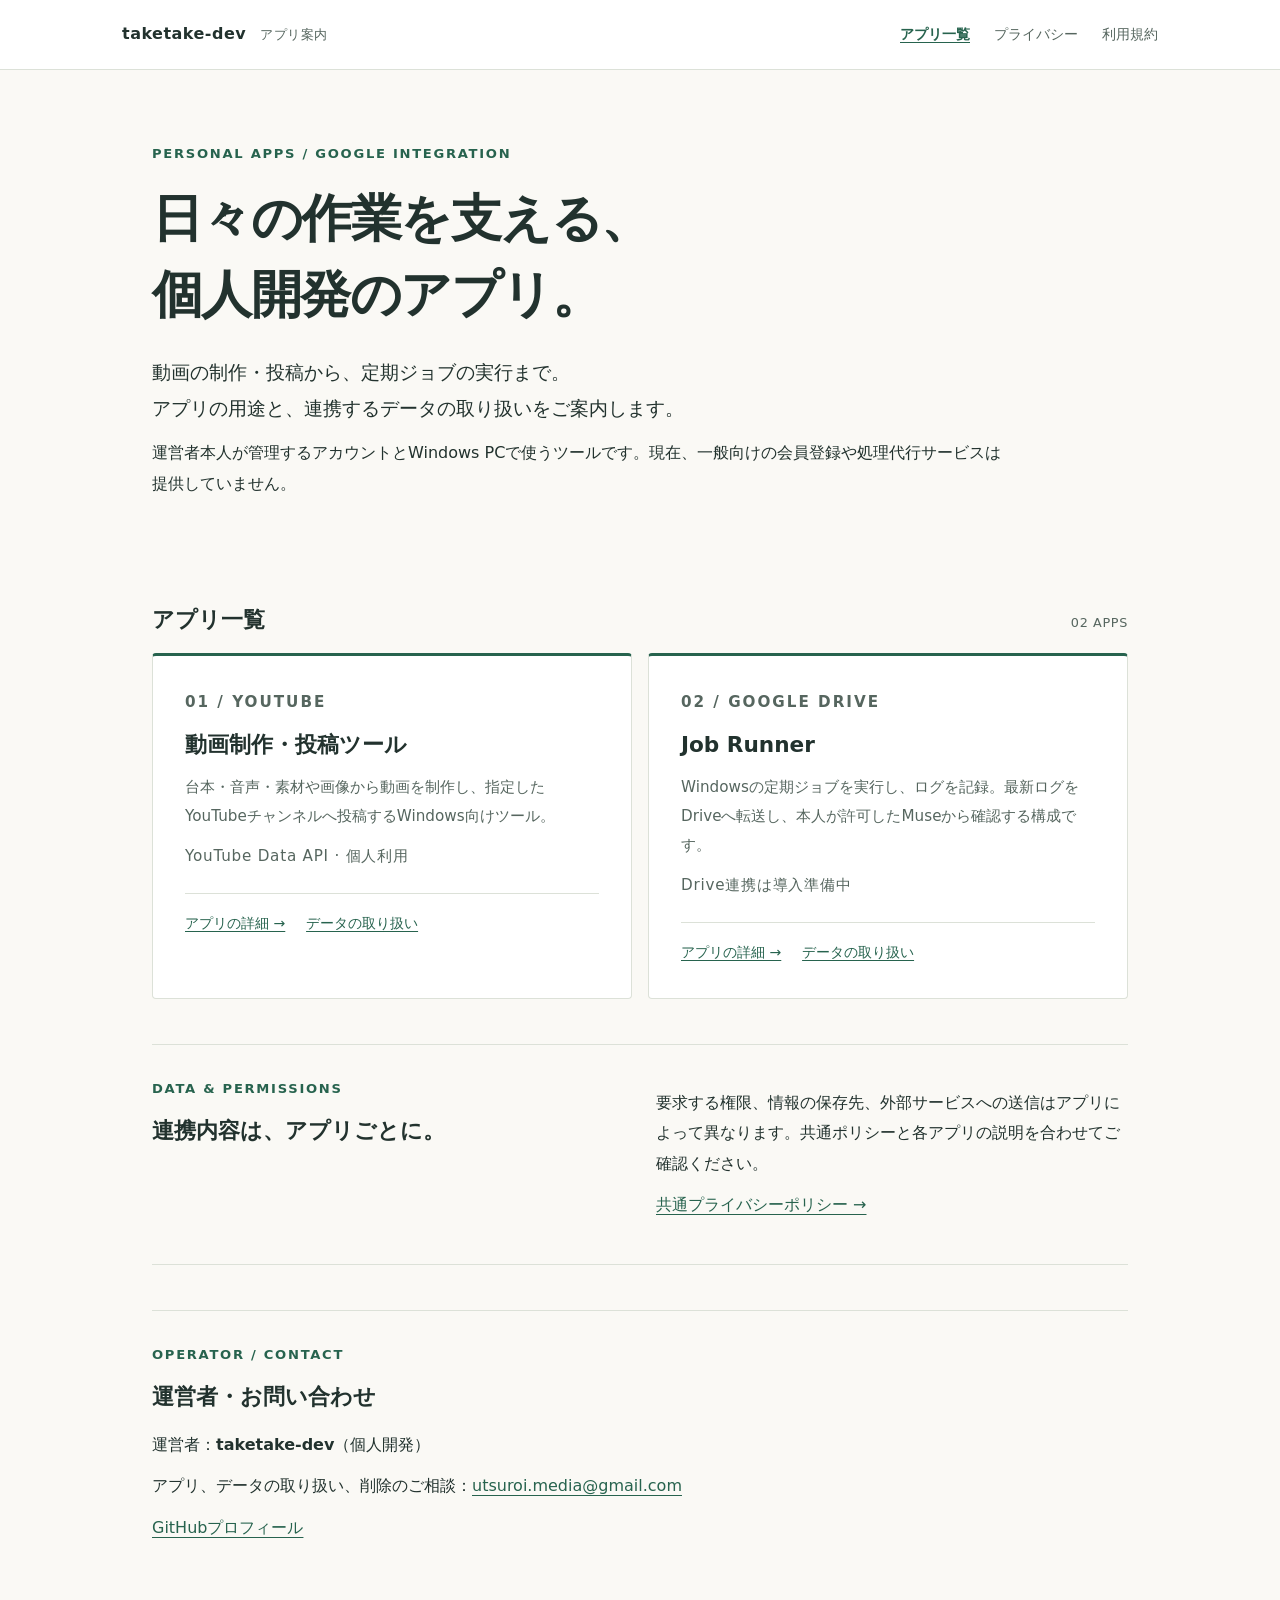
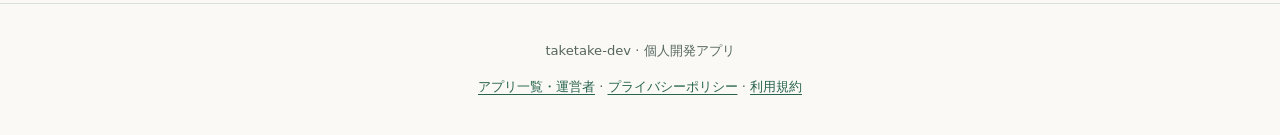
<file: index.html>
<!doctype html>
<html lang="ja">
<head>
  <meta charset="utf-8">
  <meta name="viewport" content="width=device-width, initial-scale=1">
  <meta name="description" content="taketake-devの個人開発アプリ一覧。動画制作・投稿ツールとJob Runnerの用途、Google連携、データの取り扱いをご案内します。">
  <title>個人開発アプリとGoogle連携 | taketake-dev アプリ案内</title>
  <link rel="stylesheet" href="styles.css">
</head>
<body>
  <a class="skip-link" href="#main">本文へ移動</a>
  <header class="site-header"><div class="header-inner">
    <a class="brand" href="index.html">taketake-dev <span>アプリ案内</span></a>
    <nav aria-label="メインナビゲーション"><a href="index.html" aria-current="page">アプリ一覧</a><a href="privacy.html">プライバシー</a><a href="terms.html">利用規約</a></nav>
  </div></header>
  <main id="main" class="home">

<section class="hero"><p class="eyebrow">PERSONAL APPS / GOOGLE INTEGRATION</p><h1>日々の作業を支える、<br>個人開発のアプリ。</h1><p class="lead">動画の制作・投稿から、定期ジョブの実行まで。<br>アプリの用途と、連携するデータの取り扱いをご案内します。</p><p>運営者本人が管理するアカウントとWindows PCで使うツールです。現在、一般向けの会員登録や処理代行サービスは提供していません。</p></section>
<section aria-labelledby="apps"><div class="section-heading"><h2 id="apps">アプリ一覧</h2><span>02 APPS</span></div><div class="cards app-cards">
<article class="card"><p class="eyebrow">01 / YOUTUBE</p><h3><a href="apps/video-publishing/">動画制作・投稿ツール</a></h3><p>台本・音声・素材や画像から動画を制作し、指定したYouTubeチャンネルへ投稿するWindows向けツール。</p><p class="tag">YouTube Data API · 個人利用</p><div class="card-links"><a href="apps/video-publishing/">アプリの詳細 →</a><a href="apps/video-publishing/privacy.html">データの取り扱い</a></div></article>
<article class="card"><p class="eyebrow">02 / GOOGLE DRIVE</p><h3><a href="apps/job-runner/">Job Runner</a></h3><p>Windowsの定期ジョブを実行し、ログを記録。最新ログをDriveへ転送し、本人が許可したMuseから確認する構成です。</p><p class="tag">Drive連携は導入準備中</p><div class="card-links"><a href="apps/job-runner/">アプリの詳細 →</a><a href="apps/job-runner/privacy.html">データの取り扱い</a></div></article></div></section>
<section class="principle-grid"><div><p class="eyebrow">DATA & PERMISSIONS</p><h2>連携内容は、アプリごとに。</h2></div><div><p>要求する権限、情報の保存先、外部サービスへの送信はアプリによって異なります。共通ポリシーと各アプリの説明を合わせてご確認ください。</p><p><a href="privacy.html">共通プライバシーポリシー →</a></p></div></section>
<section class="contact" id="operator"><p class="eyebrow">OPERATOR / CONTACT</p><h2>運営者・お問い合わせ</h2><p>運営者：<strong>taketake-dev</strong>（個人開発）</p><p>アプリ、データの取り扱い、削除のご相談：<a href="mailto:utsuroi.media@gmail.com">utsuroi.media@gmail.com</a></p><p><a href="https://github.com/taketake-dev">GitHubプロフィール</a></p></section>
  </main>
  <footer><p>taketake-dev · 個人開発アプリ</p><p><a href="index.html">アプリ一覧・運営者</a> · <a href="privacy.html">プライバシーポリシー</a> · <a href="terms.html">利用規約</a></p></footer>
</body>
</html>
</file>
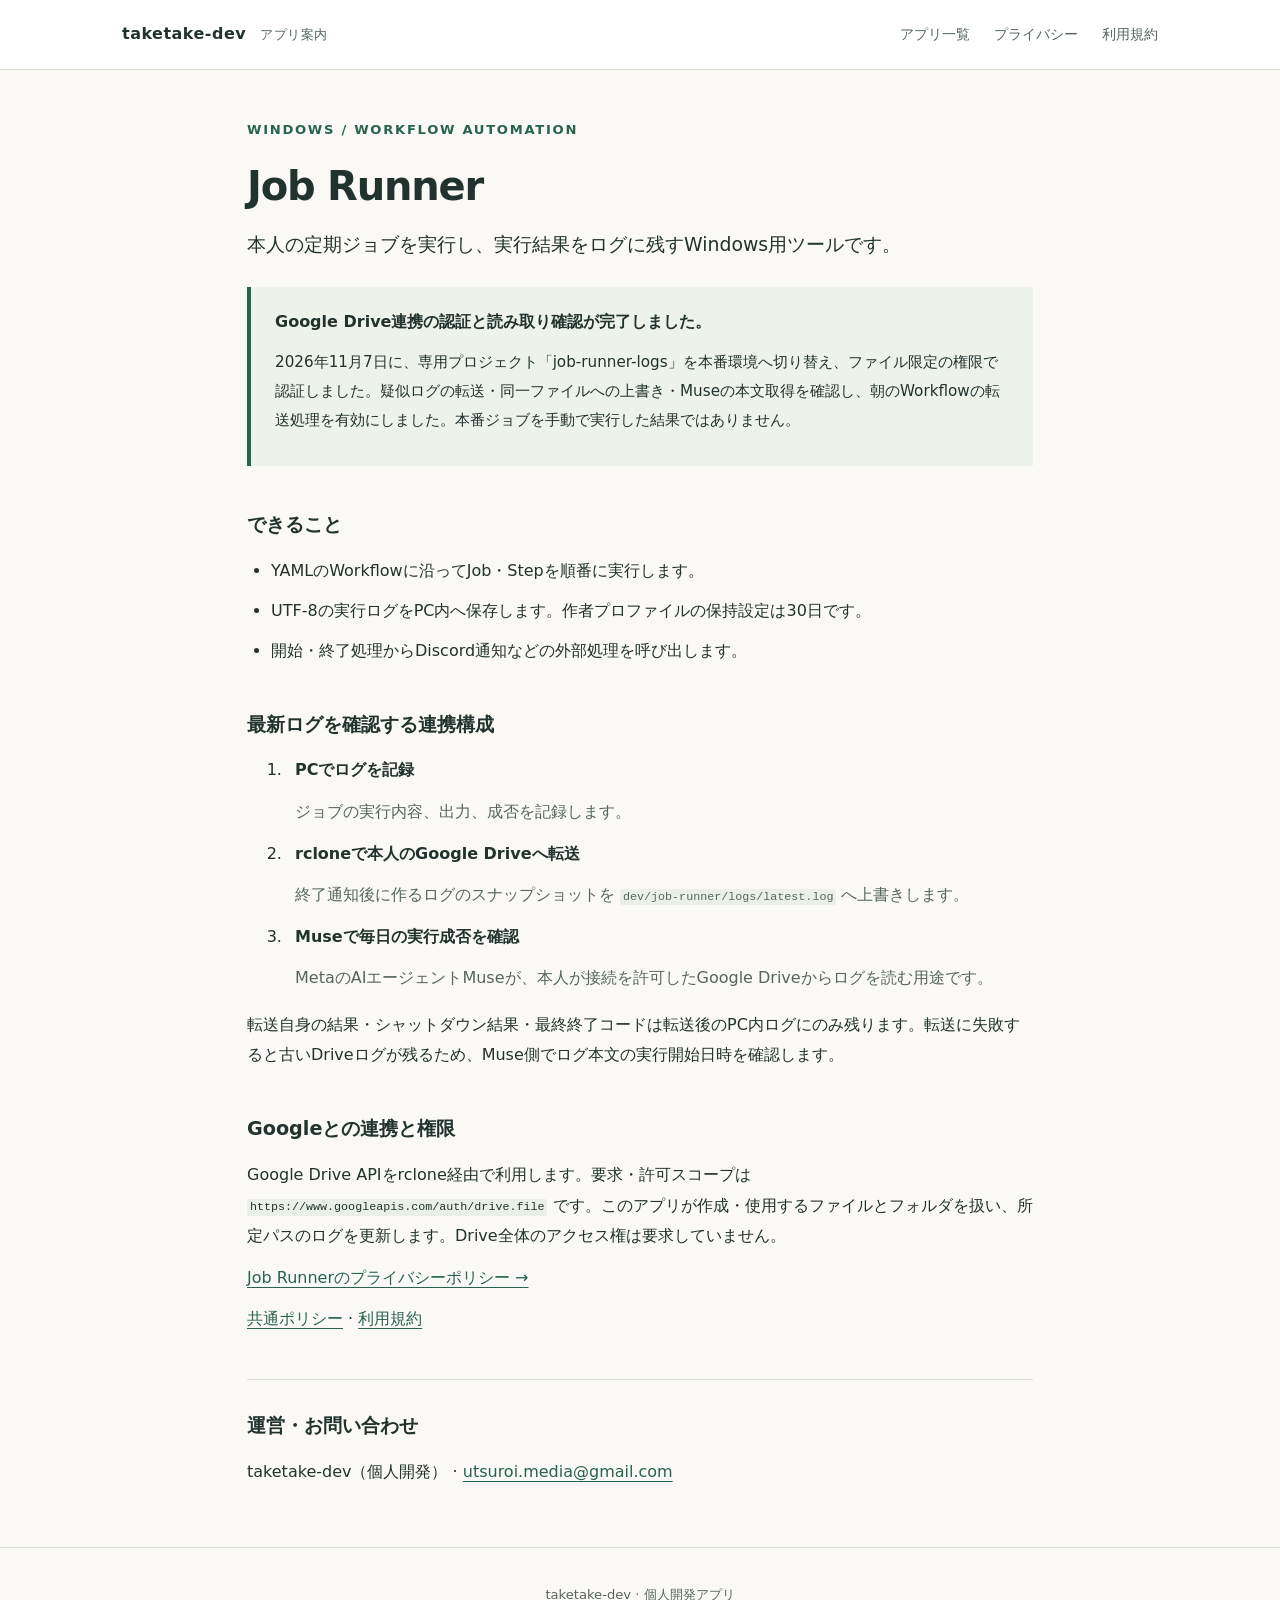
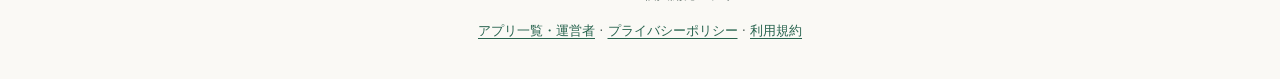
<file: apps/job-runner/index.html>
<!doctype html>
<html lang="ja">
<head>
  <meta charset="utf-8">
  <meta name="viewport" content="width=device-width, initial-scale=1">
  <meta name="description" content="Windowsの定期ジョブとログ記録。Google Driveへの最新ログ転送、Museの確認、Discord通知を説明します。">
  <title>Job Runner | taketake-dev アプリ案内</title>
  <link rel="stylesheet" href="../../styles.css">
</head>
<body>
  <a class="skip-link" href="#main">本文へ移動</a>
  <header class="site-header"><div class="header-inner">
    <a class="brand" href="../../index.html">taketake-dev <span>アプリ案内</span></a>
    <nav aria-label="メインナビゲーション"><a href="../../index.html">アプリ一覧</a><a href="../../privacy.html">プライバシー</a><a href="../../terms.html">利用規約</a></nav>
  </div></header>
  <main id="main" class="document">

<p class="eyebrow">WINDOWS / WORKFLOW AUTOMATION</p><h1>Job Runner</h1><p class="lead">本人の定期ジョブを実行し、実行結果をログに残すWindows用ツールです。</p>
<div class="notice"><strong>Google Drive連携の認証と読み取り確認が完了しました。</strong><p>2026年11月7日に、専用プロジェクト「job-runner-logs」を本番環境へ切り替え、ファイル限定の権限で認証しました。疑似ログの転送・同一ファイルへの上書き・Museの本文取得を確認し、朝のWorkflowの転送処理を有効にしました。本番ジョブを手動で実行した結果ではありません。</p></div>
<section><h2>できること</h2><ul><li>YAMLのWorkflowに沿ってJob・Stepを順番に実行します。</li><li>UTF-8の実行ログをPC内へ保存します。作者プロファイルの保持設定は30日です。</li><li>開始・終了処理からDiscord通知などの外部処理を呼び出します。</li></ul></section>
<section><h2>最新ログを確認する連携構成</h2><ol class="flow"><li><strong>PCでログを記録</strong><p>ジョブの実行内容、出力、成否を記録します。</p></li><li><strong>rcloneで本人のGoogle Driveへ転送</strong><p>終了通知後に作るログのスナップショットを <code>dev/job-runner/logs/latest.log</code> へ上書きします。</p></li><li><strong>Museで毎日の実行成否を確認</strong><p>MetaのAIエージェントMuseが、本人が接続を許可したGoogle Driveからログを読む用途です。</p></li></ol><p>転送自身の結果・シャットダウン結果・最終終了コードは転送後のPC内ログにのみ残ります。転送に失敗すると古いDriveログが残るため、Muse側でログ本文の実行開始日時を確認します。</p></section>
<section><h2>Googleとの連携と権限</h2><p>Google Drive APIをrclone経由で利用します。要求・許可スコープは <code>https://www.googleapis.com/auth/drive.file</code> です。このアプリが作成・使用するファイルとフォルダを扱い、所定パスのログを更新します。Drive全体のアクセス権は要求していません。</p><p><a href="privacy.html">Job Runnerのプライバシーポリシー →</a></p><p><a href="../../privacy.html">共通ポリシー</a> · <a href="../../terms.html">利用規約</a></p></section>
<section class="contact"><h2>運営・お問い合わせ</h2><p>taketake-dev（個人開発） · <a href="mailto:utsuroi.media@gmail.com">utsuroi.media@gmail.com</a></p></section>
  </main>
  <footer><p>taketake-dev · 個人開発アプリ</p><p><a href="../../index.html">アプリ一覧・運営者</a> · <a href="../../privacy.html">プライバシーポリシー</a> · <a href="../../terms.html">利用規約</a></p></footer>
</body>
</html>
</file>
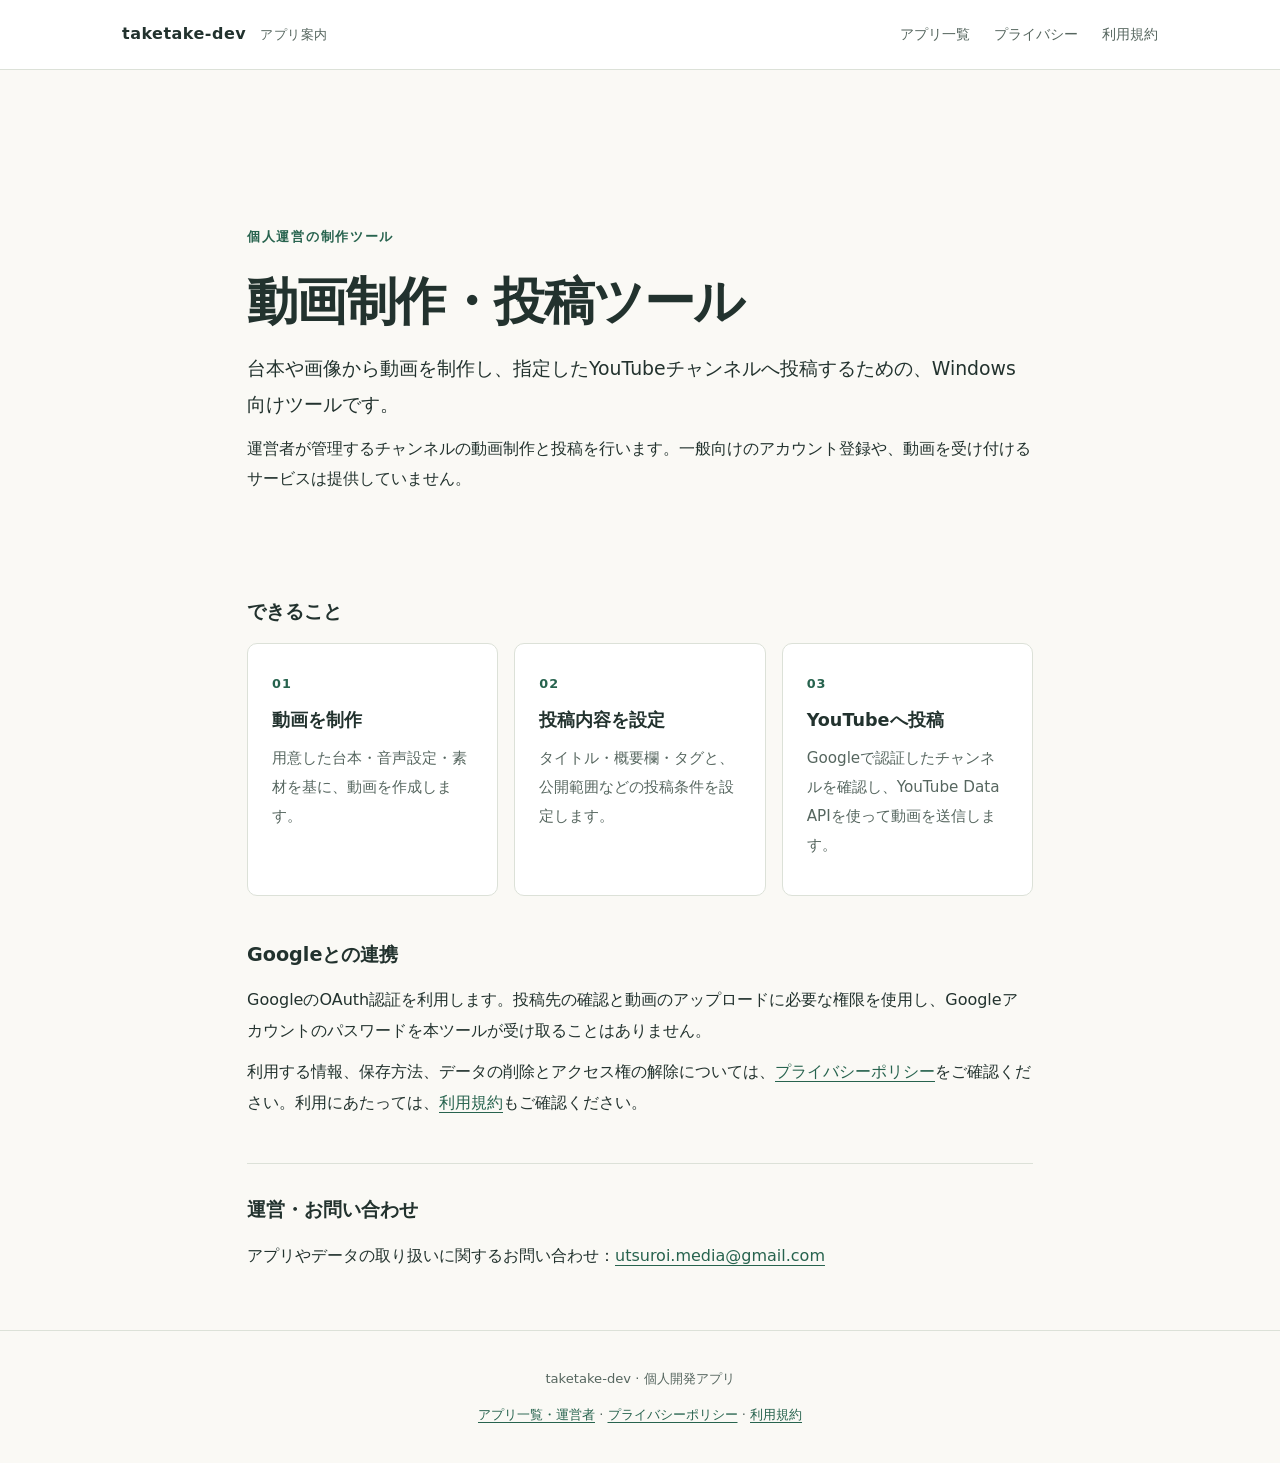
<file: apps/video-publishing/index.html>
<!doctype html>
<html lang="ja">
<head>
  <meta charset="utf-8">
  <meta name="viewport" content="width=device-width, initial-scale=1">
  <meta name="description" content="Windows向け動画制作・投稿ツール。YouTube連携の用途とデータ取り扱いを説明します。">
  <title>動画制作・投稿ツール | taketake-dev アプリ案内</title>
  <link rel="stylesheet" href="../../styles.css">
</head>
<body>
  <a class="skip-link" href="#main">本文へ移動</a>
  <header class="site-header"><div class="header-inner">
    <a class="brand" href="../../index.html">taketake-dev <span>アプリ案内</span></a>
    <nav aria-label="メインナビゲーション"><a href="../../index.html">アプリ一覧</a><a href="../../privacy.html">プライバシー</a><a href="../../terms.html">利用規約</a></nav>
  </div></header>
  <main id="main" class="document">
    <section class="hero" aria-labelledby="app-title">
      <p class="eyebrow">個人運営の制作ツール</p>
      <h1 id="app-title">動画制作・投稿ツール</h1>
      <p class="lead">台本や画像から動画を制作し、指定したYouTubeチャンネルへ投稿するための、Windows向けツールです。</p>
      <p>運営者が管理するチャンネルの動画制作と投稿を行います。一般向けのアカウント登録や、動画を受け付けるサービスは提供していません。</p>
    </section>
    <section aria-labelledby="features">
      <h2 id="features">できること</h2>
      <div class="cards">
        <article class="card"><span class="step">01</span><h3>動画を制作</h3><p>用意した台本・音声設定・素材を基に、動画を作成します。</p></article>
        <article class="card"><span class="step">02</span><h3>投稿内容を設定</h3><p>タイトル・概要欄・タグと、公開範囲などの投稿条件を設定します。</p></article>
        <article class="card"><span class="step">03</span><h3>YouTubeへ投稿</h3><p>Googleで認証したチャンネルを確認し、YouTube Data APIを使って動画を送信します。</p></article>
      </div>
    </section>
    <section aria-labelledby="data">
      <h2 id="data">Googleとの連携</h2>
      <p>GoogleのOAuth認証を利用します。投稿先の確認と動画のアップロードに必要な権限を使用し、Googleアカウントのパスワードを本ツールが受け取ることはありません。</p>
      <p>利用する情報、保存方法、データの削除とアクセス権の解除については、<a href="privacy.html">プライバシーポリシー</a>をご確認ください。利用にあたっては、<a href="../../terms.html">利用規約</a>もご確認ください。</p>
    </section>
    <section class="contact" aria-labelledby="contact">
      <h2 id="contact">運営・お問い合わせ</h2>
      <p>アプリやデータの取り扱いに関するお問い合わせ：<a href="mailto:utsuroi.media@gmail.com">utsuroi.media@gmail.com</a></p>
    </section>

  </main>
  <footer><p>taketake-dev · 個人開発アプリ</p><p><a href="../../index.html">アプリ一覧・運営者</a> · <a href="../../privacy.html">プライバシーポリシー</a> · <a href="../../terms.html">利用規約</a></p></footer>
</body>
</html>
</file>
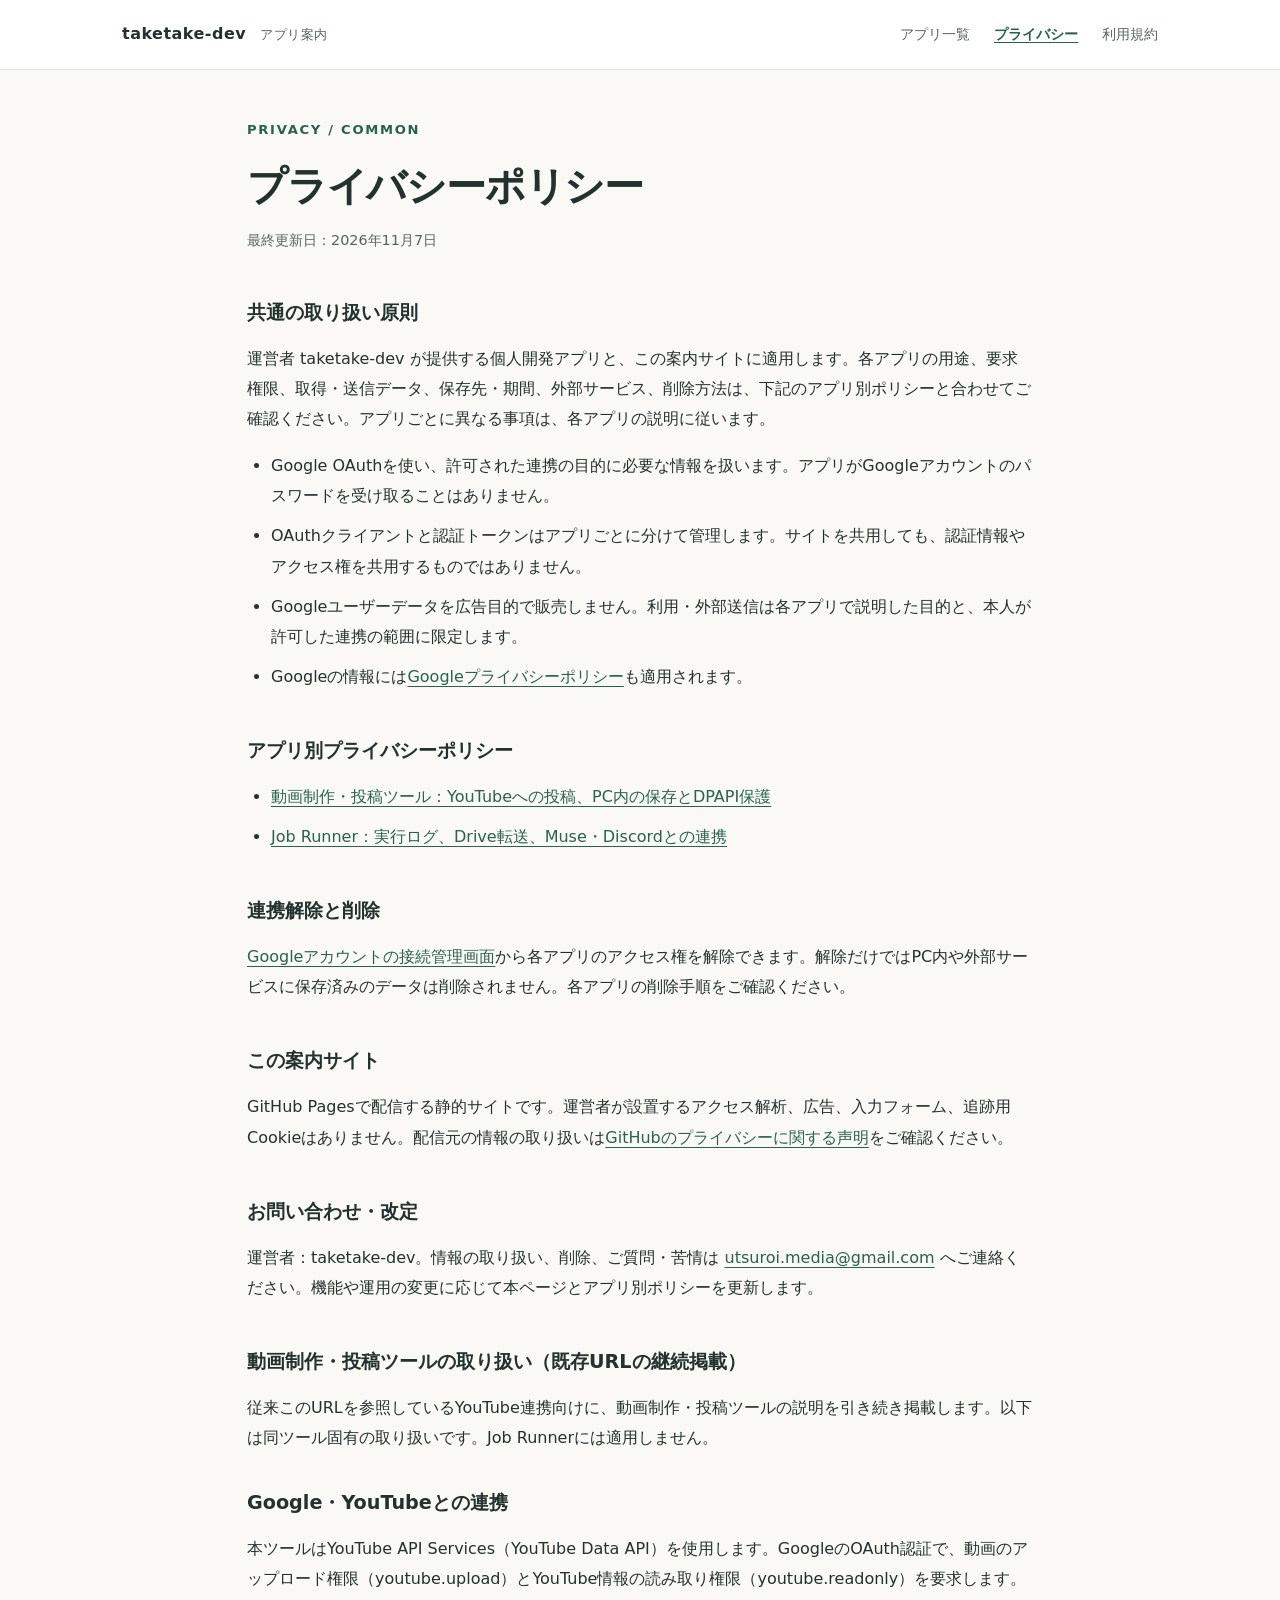
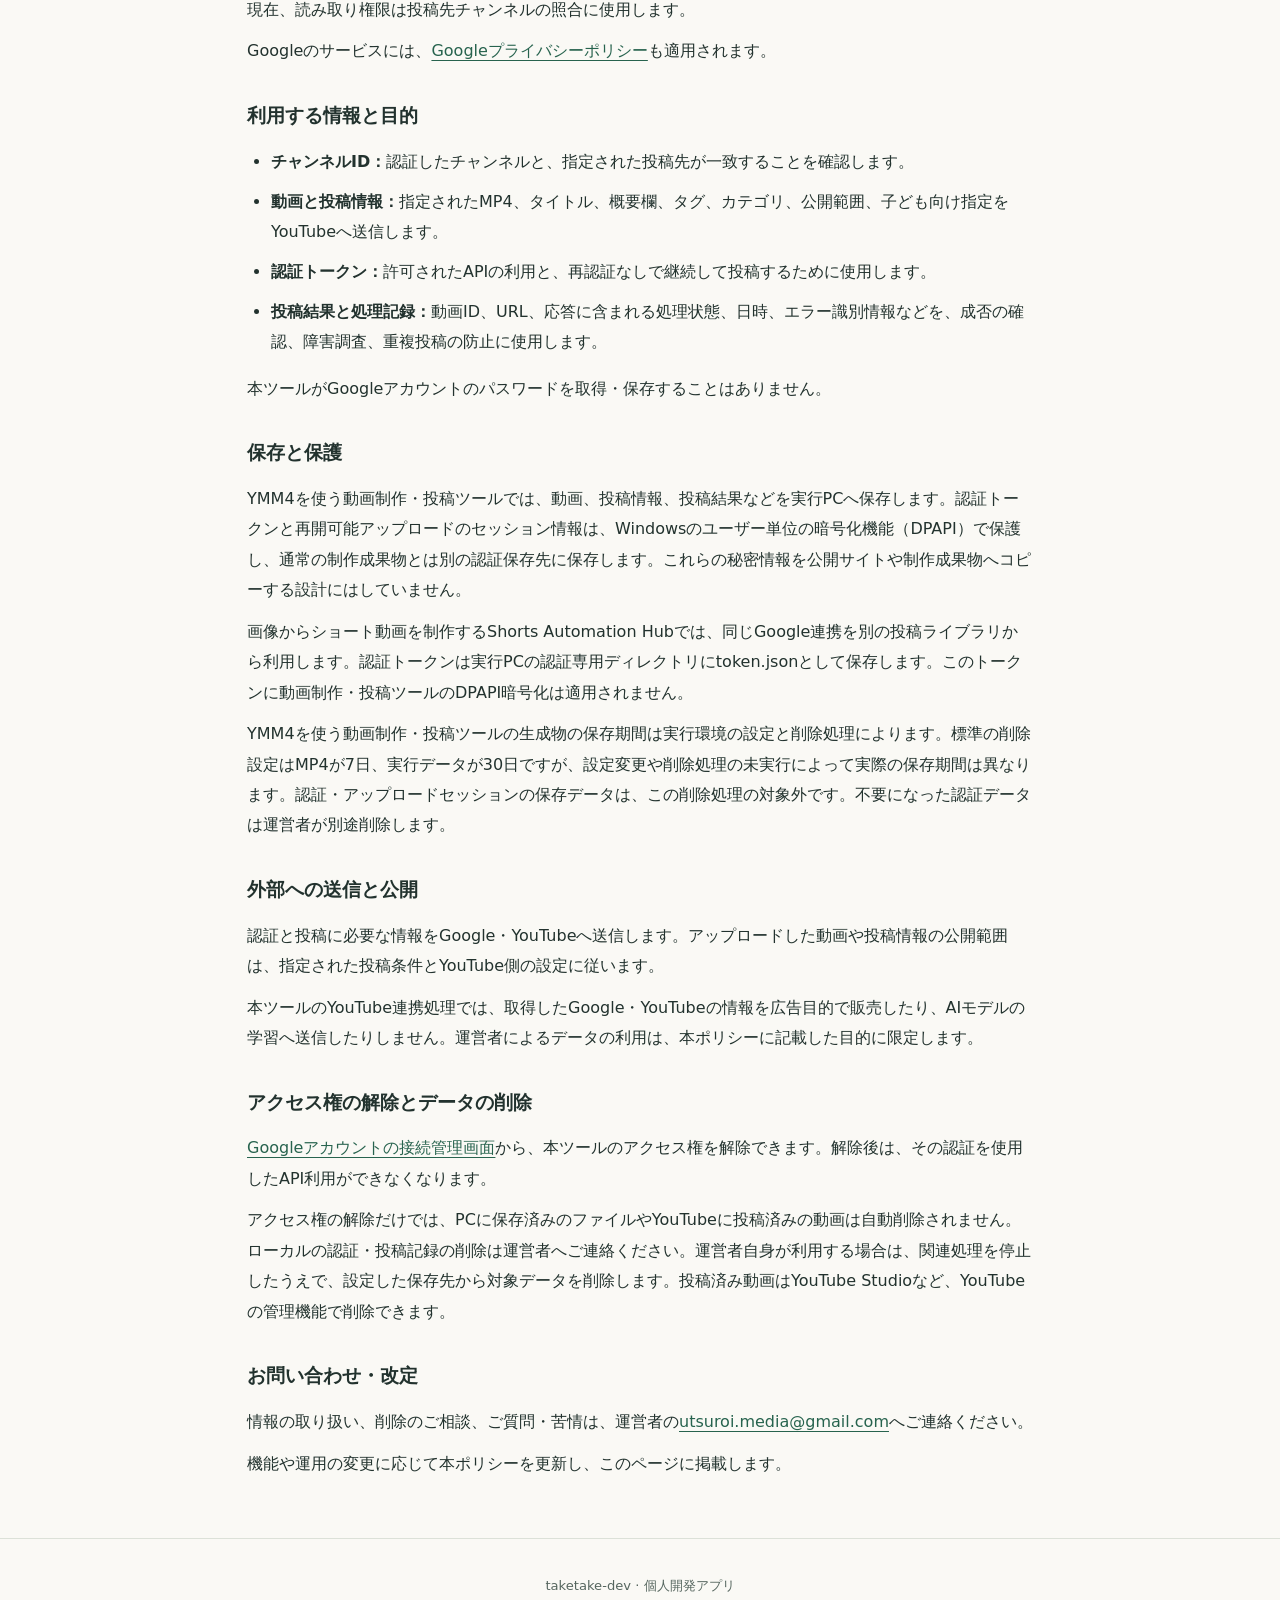
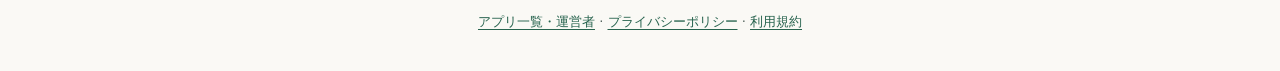
<file: privacy.html>
<!doctype html>
<html lang="ja">
<head>
  <meta charset="utf-8">
  <meta name="viewport" content="width=device-width, initial-scale=1">
  <meta name="description" content="共通原則とアプリ別ポリシー。既存の動画制作・投稿ツールのYouTubeデータ取り扱いも掲載しています。">
  <title>共通プライバシーポリシー | taketake-dev アプリ案内</title>
  <link rel="stylesheet" href="styles.css">
</head>
<body>
  <a class="skip-link" href="#main">本文へ移動</a>
  <header class="site-header"><div class="header-inner">
    <a class="brand" href="index.html">taketake-dev <span>アプリ案内</span></a>
    <nav aria-label="メインナビゲーション"><a href="index.html">アプリ一覧</a><a href="privacy.html" aria-current="page">プライバシー</a><a href="terms.html">利用規約</a></nav>
  </div></header>
  <main id="main" class="document">
<p class="eyebrow">PRIVACY / COMMON</p><h1>プライバシーポリシー</h1><p class="updated">最終更新日：<time datetime="2026-11-07">2026年11月7日</time></p><section id="principles"><h2>共通の取り扱い原則</h2>
<p>運営者 taketake-dev が提供する個人開発アプリと、この案内サイトに適用します。各アプリの用途、要求権限、取得・送信データ、保存先・期間、外部サービス、削除方法は、下記のアプリ別ポリシーと合わせてご確認ください。アプリごとに異なる事項は、各アプリの説明に従います。</p>
<ul><li>Google OAuthを使い、許可された連携の目的に必要な情報を扱います。アプリがGoogleアカウントのパスワードを受け取ることはありません。</li>
<li>OAuthクライアントと認証トークンはアプリごとに分けて管理します。サイトを共用しても、認証情報やアクセス権を共用するものではありません。</li>
<li>Googleユーザーデータを広告目的で販売しません。利用・外部送信は各アプリで説明した目的と、本人が許可した連携の範囲に限定します。</li>
<li>Googleの情報には<a href="https://policies.google.com/privacy">Googleプライバシーポリシー</a>も適用されます。</li></ul></section>
<section><h2>アプリ別プライバシーポリシー</h2><ul>
<li><a href="apps/video-publishing/privacy.html">動画制作・投稿ツール：YouTubeへの投稿、PC内の保存とDPAPI保護</a></li>
<li><a href="apps/job-runner/privacy.html">Job Runner：実行ログ、Drive転送、Muse・Discordとの連携</a></li></ul></section>
<section><h2>連携解除と削除</h2><p><a href="https://myaccount.google.com/connections">Googleアカウントの接続管理画面</a>から各アプリのアクセス権を解除できます。解除だけではPC内や外部サービスに保存済みのデータは削除されません。各アプリの削除手順をご確認ください。</p></section>
<section><h2>この案内サイト</h2><p>GitHub Pagesで配信する静的サイトです。運営者が設置するアクセス解析、広告、入力フォーム、追跡用Cookieはありません。配信元の情報の取り扱いは<a href="https://docs.github.com/en/site-policy/privacy-policies/github-general-privacy-statement">GitHubのプライバシーに関する声明</a>をご確認ください。</p></section>
<section><h2>お問い合わせ・改定</h2><p>運営者：taketake-dev。情報の取り扱い、削除、ご質問・苦情は <a href="mailto:utsuroi.media@gmail.com">utsuroi.media@gmail.com</a> へご連絡ください。機能や運用の変更に応じて本ページとアプリ別ポリシーを更新します。</p></section><section id="video-publishing"><h2>動画制作・投稿ツールの取り扱い（既存URLの継続掲載）</h2><p>従来このURLを参照しているYouTube連携向けに、動画制作・投稿ツールの説明を引き続き掲載します。以下は同ツール固有の取り扱いです。Job Runnerには適用しません。</p>    <section><h2>Google・YouTubeとの連携</h2>
      <p>本ツールはYouTube API Services（YouTube Data API）を使用します。GoogleのOAuth認証で、動画のアップロード権限（youtube.upload）とYouTube情報の読み取り権限（youtube.readonly）を要求します。現在、読み取り権限は投稿先チャンネルの照合に使用します。</p>
      <p>Googleのサービスには、<a href="https://policies.google.com/privacy">Googleプライバシーポリシー</a>も適用されます。</p>
    </section>
    <section><h2>利用する情報と目的</h2>
      <ul>
        <li><strong>チャンネルID：</strong>認証したチャンネルと、指定された投稿先が一致することを確認します。</li>
        <li><strong>動画と投稿情報：</strong>指定されたMP4、タイトル、概要欄、タグ、カテゴリ、公開範囲、子ども向け指定をYouTubeへ送信します。</li>
        <li><strong>認証トークン：</strong>許可されたAPIの利用と、再認証なしで継続して投稿するために使用します。</li>
        <li><strong>投稿結果と処理記録：</strong>動画ID、URL、応答に含まれる処理状態、日時、エラー識別情報などを、成否の確認、障害調査、重複投稿の防止に使用します。</li>
      </ul>
      <p>本ツールがGoogleアカウントのパスワードを取得・保存することはありません。</p>
    </section>
    <section><h2>保存と保護</h2>
      <p>YMM4を使う動画制作・投稿ツールでは、動画、投稿情報、投稿結果などを実行PCへ保存します。認証トークンと再開可能アップロードのセッション情報は、Windowsのユーザー単位の暗号化機能（DPAPI）で保護し、通常の制作成果物とは別の認証保存先に保存します。これらの秘密情報を公開サイトや制作成果物へコピーする設計にはしていません。</p>
      <p>画像からショート動画を制作するShorts Automation Hubでは、同じGoogle連携を別の投稿ライブラリから利用します。認証トークンは実行PCの認証専用ディレクトリにtoken.jsonとして保存します。このトークンに動画制作・投稿ツールのDPAPI暗号化は適用されません。</p>
      <p>YMM4を使う動画制作・投稿ツールの生成物の保存期間は実行環境の設定と削除処理によります。標準の削除設定はMP4が7日、実行データが30日ですが、設定変更や削除処理の未実行によって実際の保存期間は異なります。認証・アップロードセッションの保存データは、この削除処理の対象外です。不要になった認証データは運営者が別途削除します。</p>
    </section>
    <section><h2>外部への送信と公開</h2>
      <p>認証と投稿に必要な情報をGoogle・YouTubeへ送信します。アップロードした動画や投稿情報の公開範囲は、指定された投稿条件とYouTube側の設定に従います。</p>
      <p>本ツールのYouTube連携処理では、取得したGoogle・YouTubeの情報を広告目的で販売したり、AIモデルの学習へ送信したりしません。運営者によるデータの利用は、本ポリシーに記載した目的に限定します。</p>
    </section>
    <section><h2>アクセス権の解除とデータの削除</h2>
      <p><a href="https://myaccount.google.com/connections">Googleアカウントの接続管理画面</a>から、本ツールのアクセス権を解除できます。解除後は、その認証を使用したAPI利用ができなくなります。</p>
      <p>アクセス権の解除だけでは、PCに保存済みのファイルやYouTubeに投稿済みの動画は自動削除されません。ローカルの認証・投稿記録の削除は運営者へご連絡ください。運営者自身が利用する場合は、関連処理を停止したうえで、設定した保存先から対象データを削除します。投稿済み動画はYouTube Studioなど、YouTubeの管理機能で削除できます。</p>
    </section>
<section><h2>お問い合わせ・改定</h2>
      <p>情報の取り扱い、削除のご相談、ご質問・苦情は、運営者の<a href="mailto:utsuroi.media@gmail.com">utsuroi.media@gmail.com</a>へご連絡ください。</p>
      <p>機能や運用の変更に応じて本ポリシーを更新し、このページに掲載します。</p>
    </section>
</section>
  </main>
  <footer><p>taketake-dev · 個人開発アプリ</p><p><a href="index.html">アプリ一覧・運営者</a> · <a href="privacy.html">プライバシーポリシー</a> · <a href="terms.html">利用規約</a></p></footer>
</body>
</html>
</file>
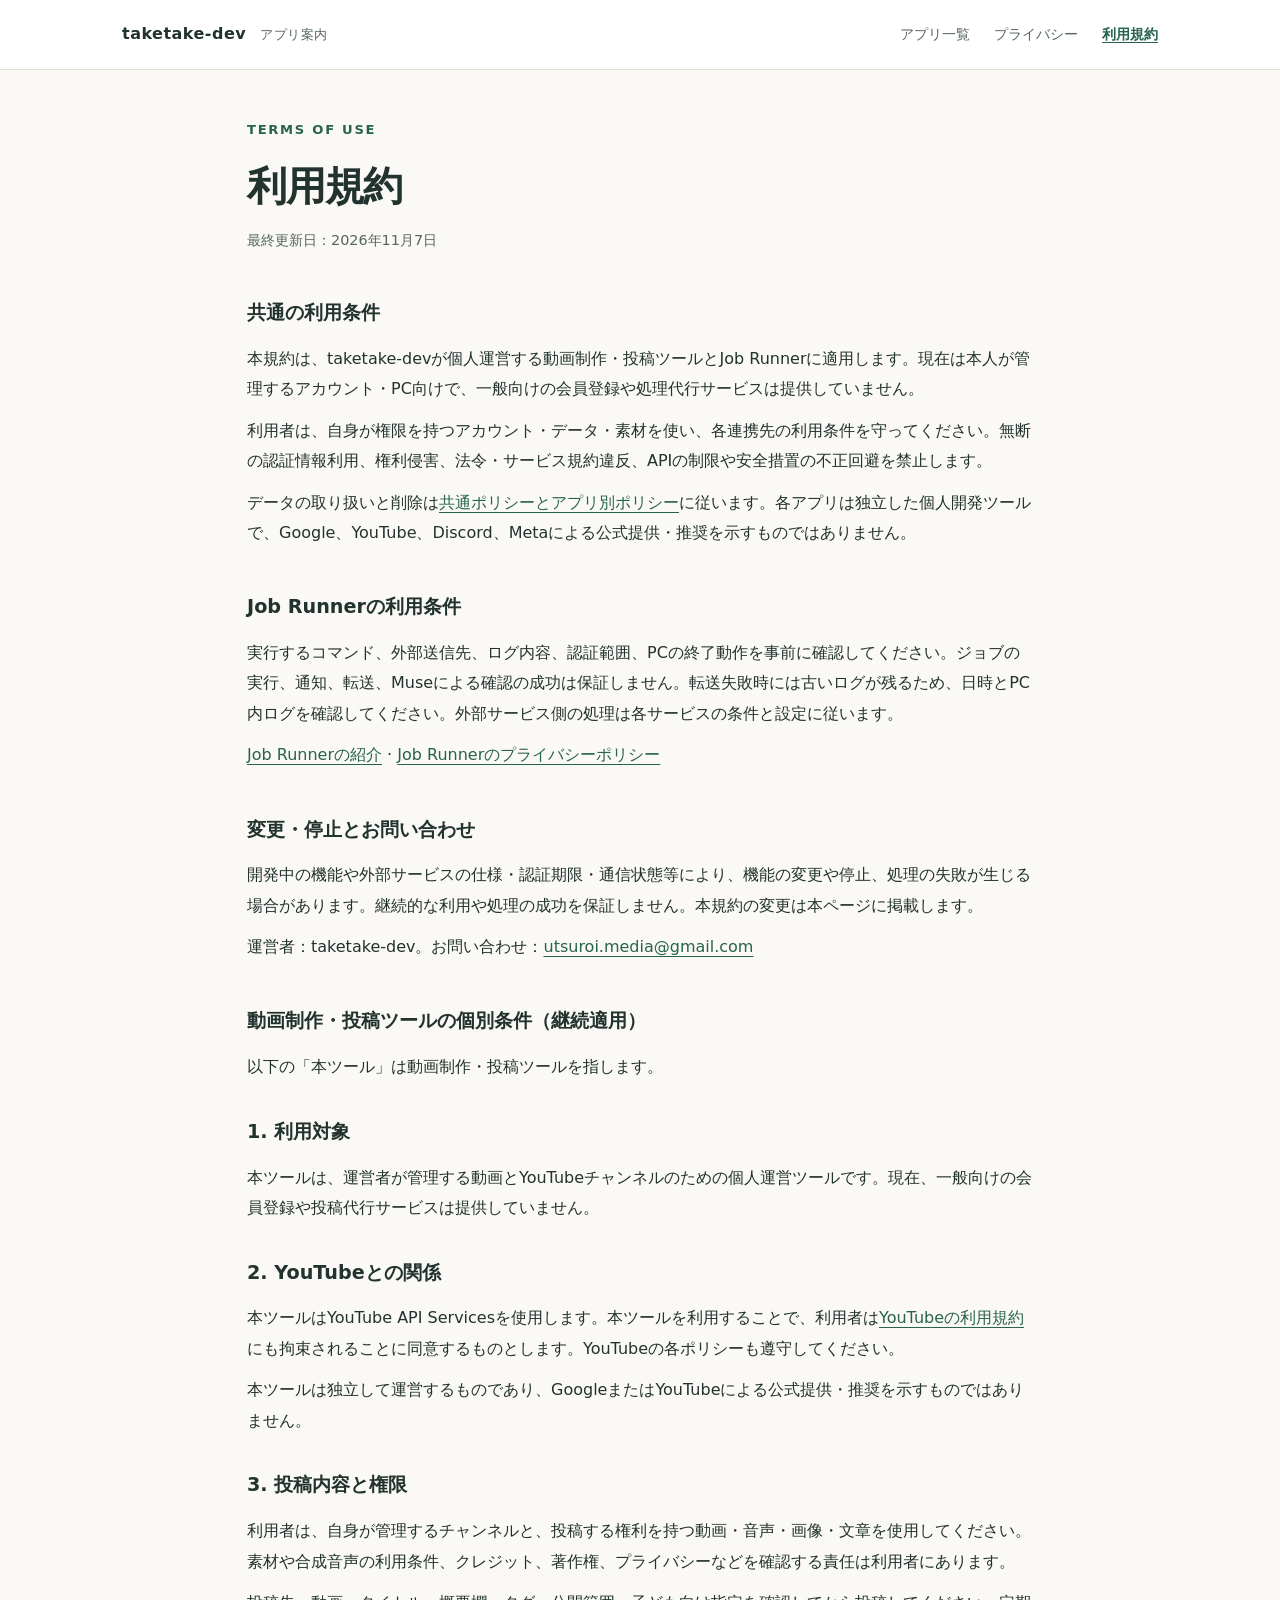
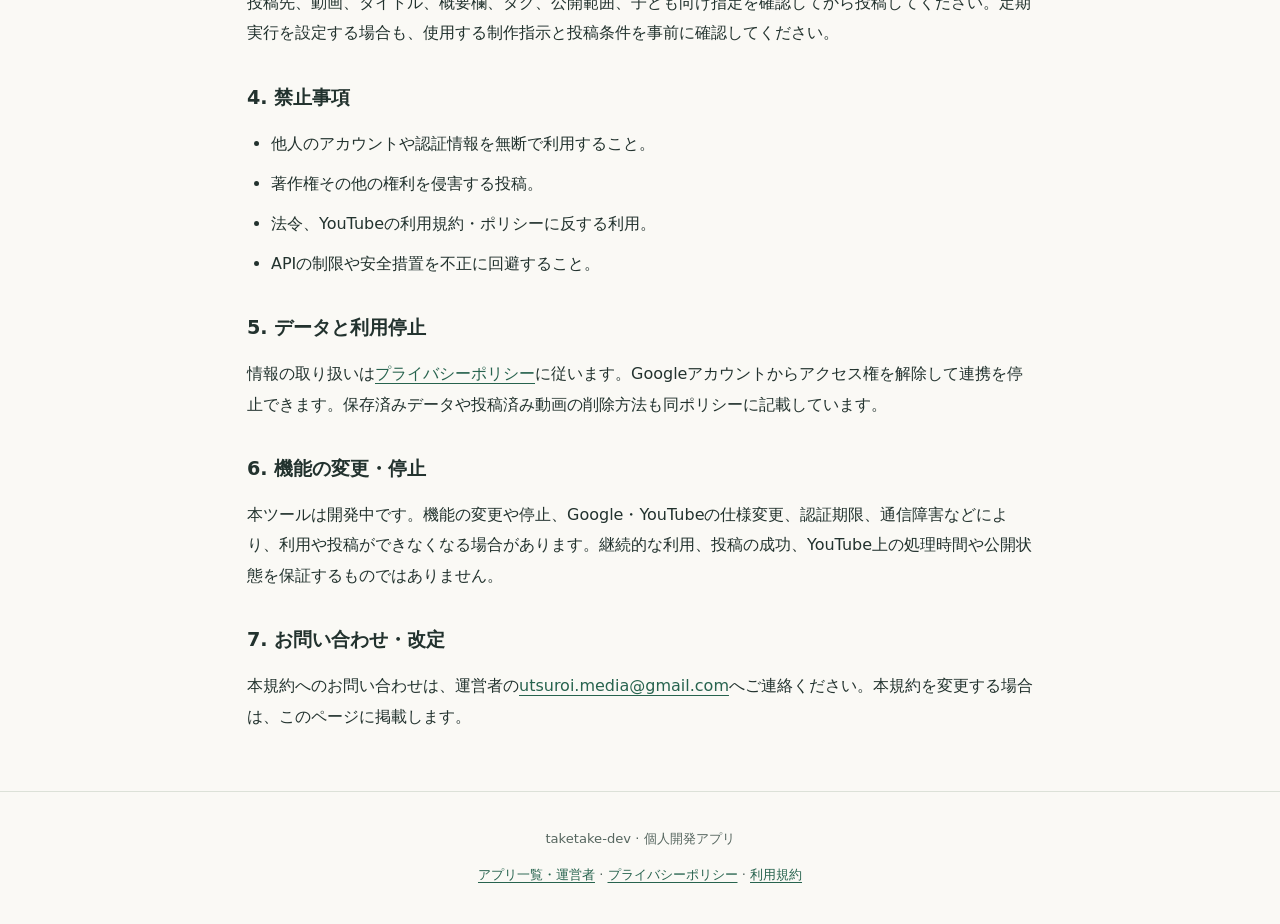
<file: terms.html>
<!doctype html>
<html lang="ja">
<head>
  <meta charset="utf-8">
  <meta name="viewport" content="width=device-width, initial-scale=1">
  <meta name="description" content="個人開発アプリの利用条件と、動画制作・投稿ツールのYouTubeに関する条件。">
  <title>共通利用規約 | taketake-dev アプリ案内</title>
  <link rel="stylesheet" href="styles.css">
</head>
<body>
  <a class="skip-link" href="#main">本文へ移動</a>
  <header class="site-header"><div class="header-inner">
    <a class="brand" href="index.html">taketake-dev <span>アプリ案内</span></a>
    <nav aria-label="メインナビゲーション"><a href="index.html">アプリ一覧</a><a href="privacy.html">プライバシー</a><a href="terms.html" aria-current="page">利用規約</a></nav>
  </div></header>
  <main id="main" class="document">
<p class="eyebrow">TERMS OF USE</p><h1>利用規約</h1><p class="updated">最終更新日：<time datetime="2026-11-07">2026年11月7日</time></p>
<section><h2>共通の利用条件</h2><p>本規約は、taketake-devが個人運営する動画制作・投稿ツールとJob Runnerに適用します。現在は本人が管理するアカウント・PC向けで、一般向けの会員登録や処理代行サービスは提供していません。</p><p>利用者は、自身が権限を持つアカウント・データ・素材を使い、各連携先の利用条件を守ってください。無断の認証情報利用、権利侵害、法令・サービス規約違反、APIの制限や安全措置の不正回避を禁止します。</p><p>データの取り扱いと削除は<a href="privacy.html">共通ポリシーとアプリ別ポリシー</a>に従います。各アプリは独立した個人開発ツールで、Google、YouTube、Discord、Metaによる公式提供・推奨を示すものではありません。</p></section>
<section><h2>Job Runnerの利用条件</h2><p>実行するコマンド、外部送信先、ログ内容、認証範囲、PCの終了動作を事前に確認してください。ジョブの実行、通知、転送、Museによる確認の成功は保証しません。転送失敗時には古いログが残るため、日時とPC内ログを確認してください。外部サービス側の処理は各サービスの条件と設定に従います。</p><p><a href="apps/job-runner/">Job Runnerの紹介</a> · <a href="apps/job-runner/privacy.html">Job Runnerのプライバシーポリシー</a></p></section>
<section><h2>変更・停止とお問い合わせ</h2><p>開発中の機能や外部サービスの仕様・認証期限・通信状態等により、機能の変更や停止、処理の失敗が生じる場合があります。継続的な利用や処理の成功を保証しません。本規約の変更は本ページに掲載します。</p><p>運営者：taketake-dev。お問い合わせ：<a href="mailto:utsuroi.media@gmail.com">utsuroi.media@gmail.com</a></p></section>
<section id="video-publishing"><h2>動画制作・投稿ツールの個別条件（継続適用）</h2><p>以下の「本ツール」は動画制作・投稿ツールを指します。</p>    <section><h2>1. 利用対象</h2>
      <p>本ツールは、運営者が管理する動画とYouTubeチャンネルのための個人運営ツールです。現在、一般向けの会員登録や投稿代行サービスは提供していません。</p>
    </section>
    <section><h2>2. YouTubeとの関係</h2>
      <p>本ツールはYouTube API Servicesを使用します。本ツールを利用することで、利用者は<a href="https://www.youtube.com/t/terms">YouTubeの利用規約</a>にも拘束されることに同意するものとします。YouTubeの各ポリシーも遵守してください。</p>
      <p>本ツールは独立して運営するものであり、GoogleまたはYouTubeによる公式提供・推奨を示すものではありません。</p>
    </section>
    <section><h2>3. 投稿内容と権限</h2>
      <p>利用者は、自身が管理するチャンネルと、投稿する権利を持つ動画・音声・画像・文章を使用してください。素材や合成音声の利用条件、クレジット、著作権、プライバシーなどを確認する責任は利用者にあります。</p>
      <p>投稿先、動画、タイトル、概要欄、タグ、公開範囲、子ども向け指定を確認してから投稿してください。定期実行を設定する場合も、使用する制作指示と投稿条件を事前に確認してください。</p>
    </section>
    <section><h2>4. 禁止事項</h2>
      <ul><li>他人のアカウントや認証情報を無断で利用すること。</li><li>著作権その他の権利を侵害する投稿。</li><li>法令、YouTubeの利用規約・ポリシーに反する利用。</li><li>APIの制限や安全措置を不正に回避すること。</li></ul>
    </section>
    <section><h2>5. データと利用停止</h2>
      <p>情報の取り扱いは<a href="privacy.html">プライバシーポリシー</a>に従います。Googleアカウントからアクセス権を解除して連携を停止できます。保存済みデータや投稿済み動画の削除方法も同ポリシーに記載しています。</p>
    </section>
    <section><h2>6. 機能の変更・停止</h2>
      <p>本ツールは開発中です。機能の変更や停止、Google・YouTubeの仕様変更、認証期限、通信障害などにより、利用や投稿ができなくなる場合があります。継続的な利用、投稿の成功、YouTube上の処理時間や公開状態を保証するものではありません。</p>
    </section>
    <section><h2>7. お問い合わせ・改定</h2>
      <p>本規約へのお問い合わせは、運営者の<a href="mailto:utsuroi.media@gmail.com">utsuroi.media@gmail.com</a>へご連絡ください。本規約を変更する場合は、このページに掲載します。</p>
    </section>
</section>
  </main>
  <footer><p>taketake-dev · 個人開発アプリ</p><p><a href="index.html">アプリ一覧・運営者</a> · <a href="privacy.html">プライバシーポリシー</a> · <a href="terms.html">利用規約</a></p></footer>
</body>
</html>
</file>
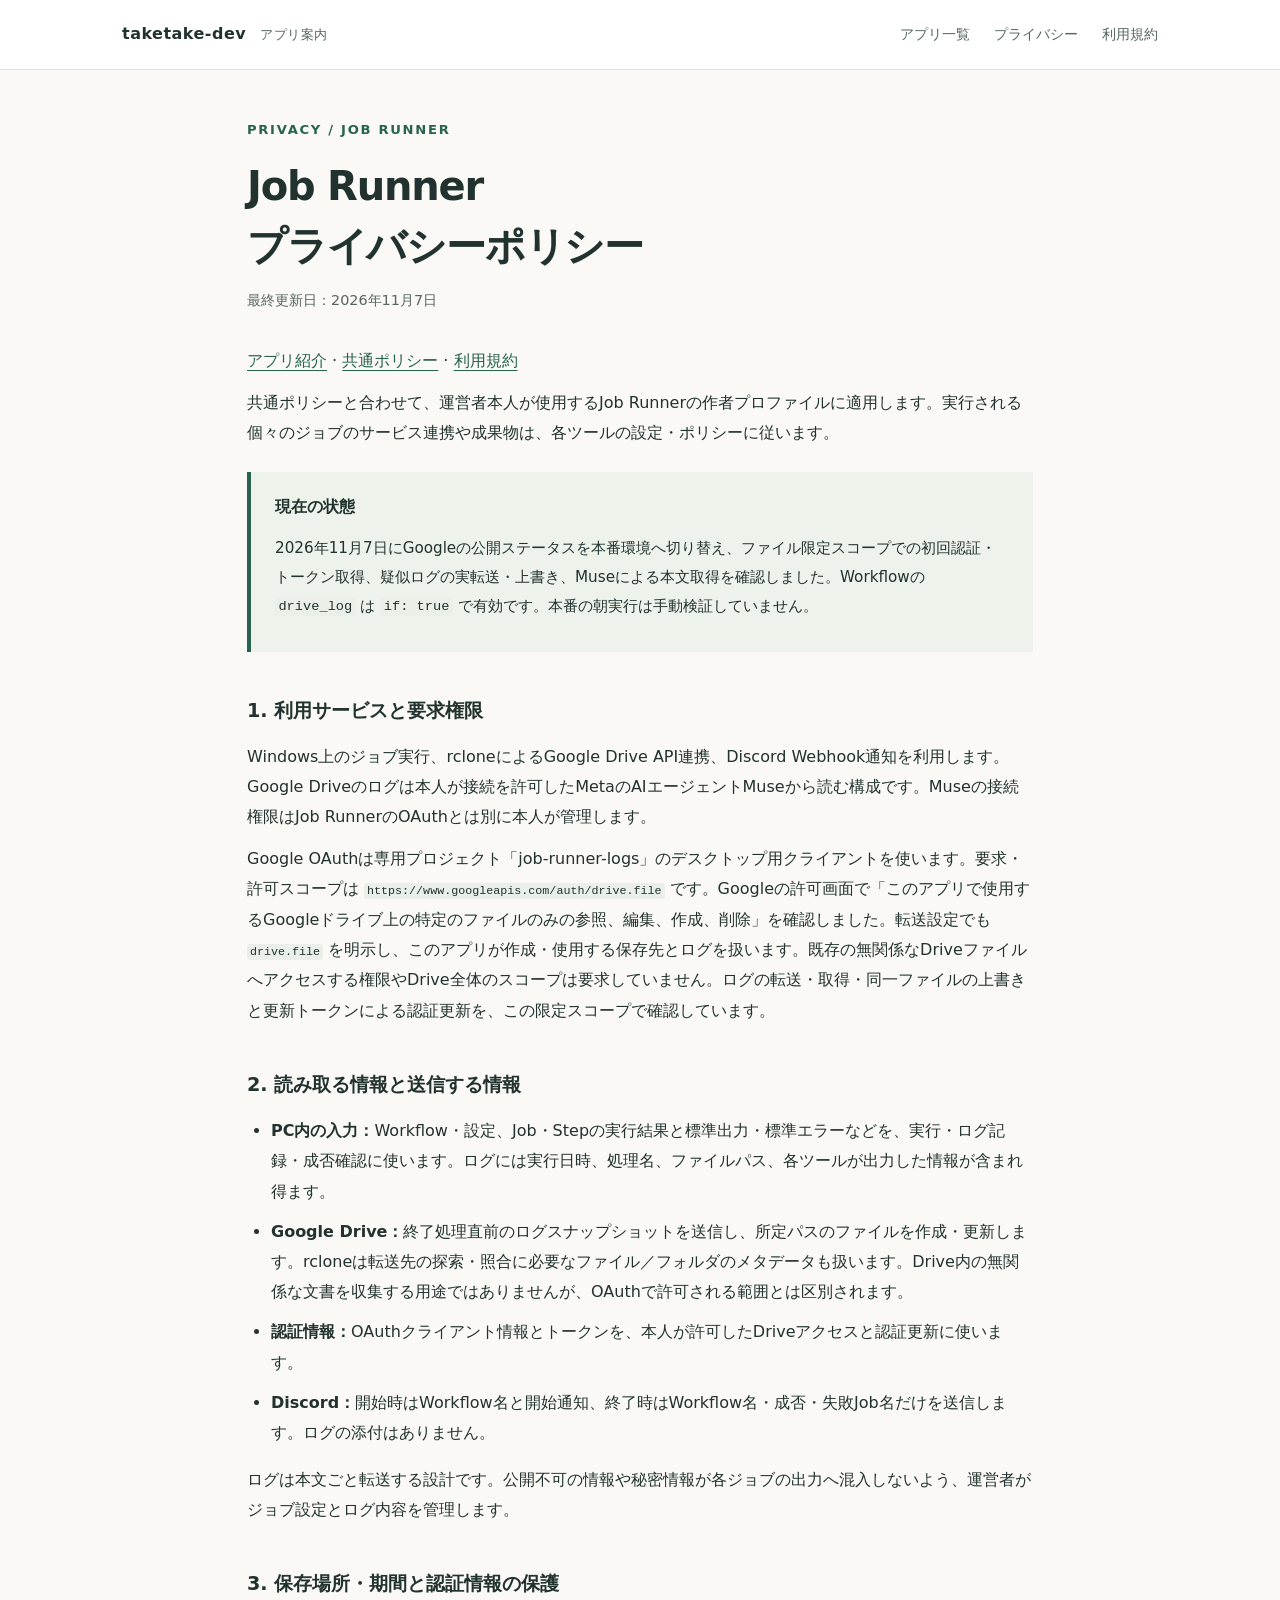
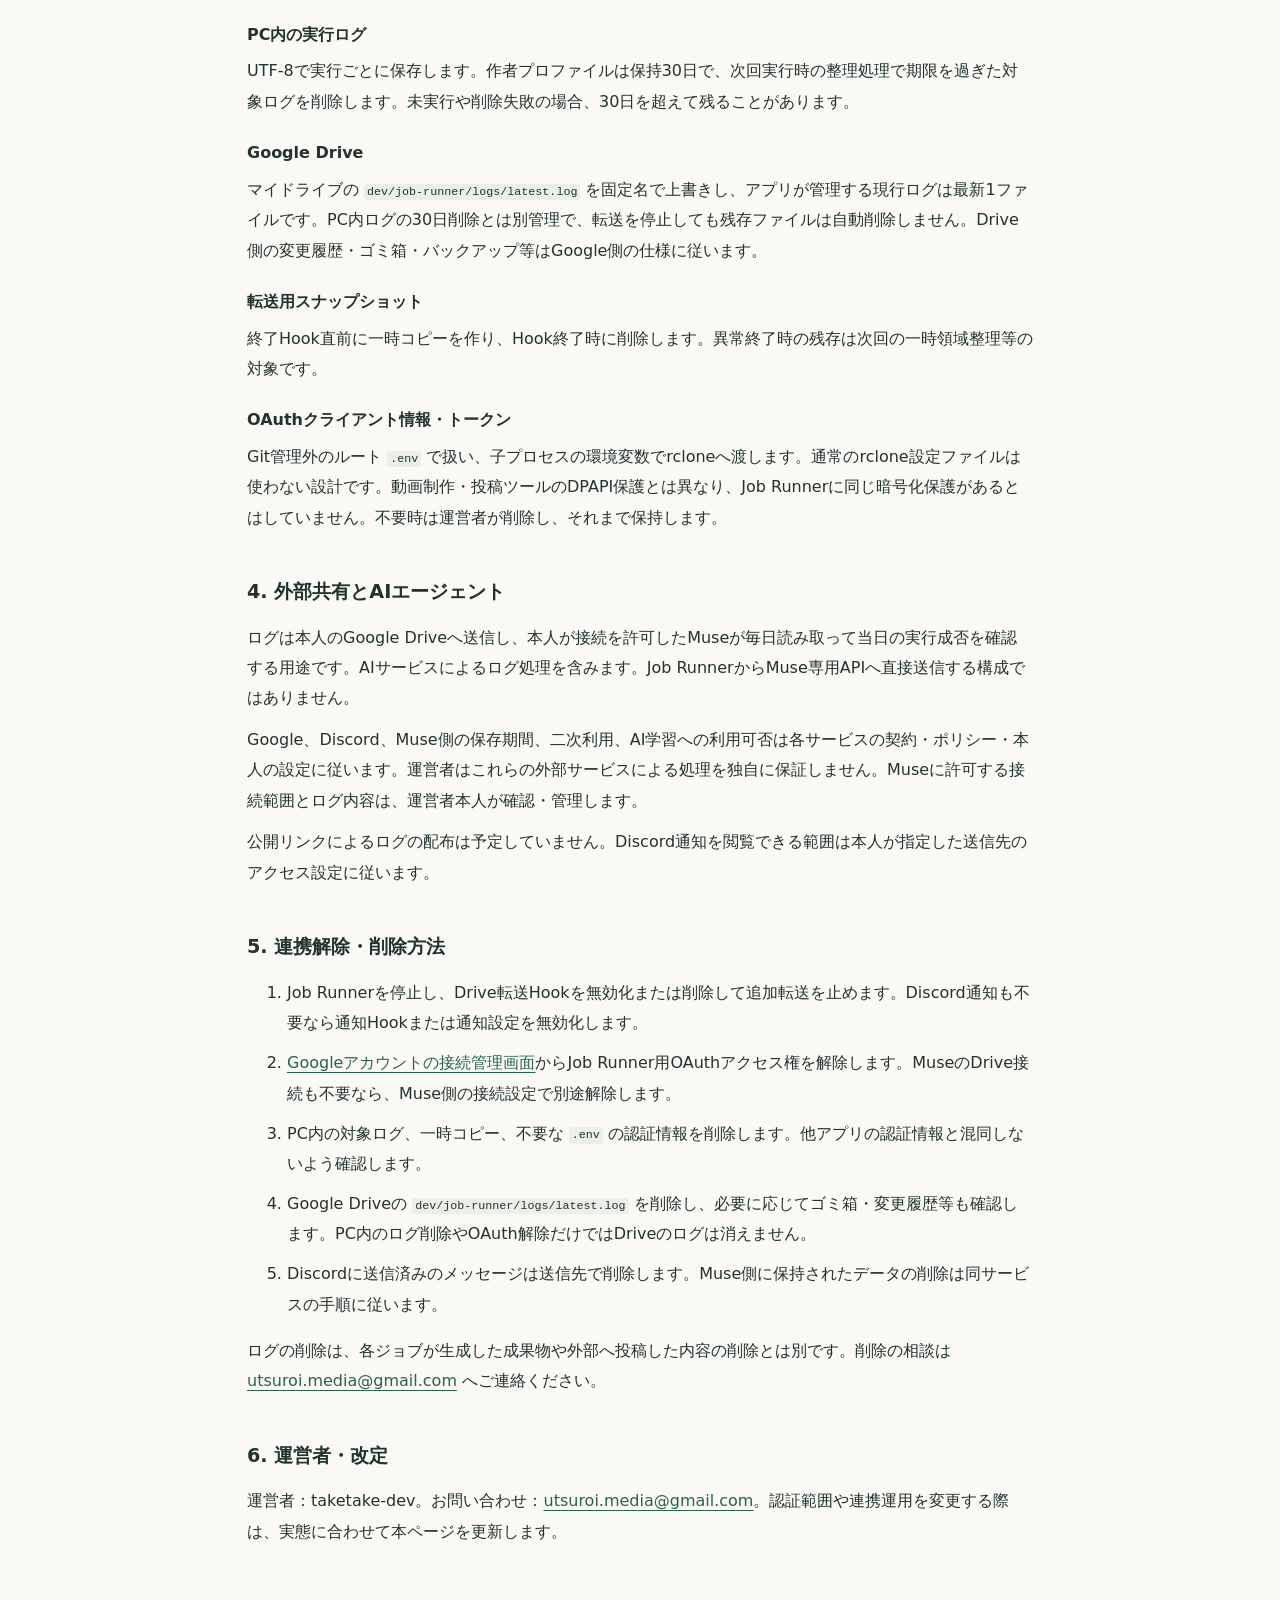
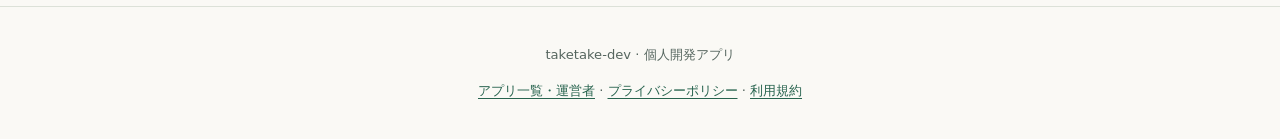
<file: apps/job-runner/privacy.html>
<!doctype html>
<html lang="ja">
<head>
  <meta charset="utf-8">
  <meta name="viewport" content="width=device-width, initial-scale=1">
  <meta name="description" content="Job Runnerのログ、Drive権限と保存、Muse・Discordへの共有、認証情報と削除方法を説明します。">
  <title>Job Runnerのプライバシーポリシー | taketake-dev アプリ案内</title>
  <link rel="stylesheet" href="../../styles.css">
</head>
<body>
  <a class="skip-link" href="#main">本文へ移動</a>
  <header class="site-header"><div class="header-inner">
    <a class="brand" href="../../index.html">taketake-dev <span>アプリ案内</span></a>
    <nav aria-label="メインナビゲーション"><a href="../../index.html">アプリ一覧</a><a href="../../privacy.html">プライバシー</a><a href="../../terms.html">利用規約</a></nav>
  </div></header>
  <main id="main" class="document">

<p class="eyebrow">PRIVACY / JOB RUNNER</p><h1>Job Runner<br>プライバシーポリシー</h1><p class="updated">最終更新日：<time datetime="2026-11-07">2026年11月7日</time></p><p><a href="./">アプリ紹介</a> · <a href="../../privacy.html">共通ポリシー</a> · <a href="../../terms.html">利用規約</a></p><p>共通ポリシーと合わせて、運営者本人が使用するJob Runnerの作者プロファイルに適用します。実行される個々のジョブのサービス連携や成果物は、各ツールの設定・ポリシーに従います。</p>
<div class="notice"><strong>現在の状態</strong><p>2026年11月7日にGoogleの公開ステータスを本番環境へ切り替え、ファイル限定スコープでの初回認証・トークン取得、疑似ログの実転送・上書き、Museによる本文取得を確認しました。Workflowの <code>drive_log</code> は <code>if: true</code> で有効です。本番の朝実行は手動検証していません。</p></div>
<section><h2>1. 利用サービスと要求権限</h2><p>Windows上のジョブ実行、rcloneによるGoogle Drive API連携、Discord Webhook通知を利用します。Google Driveのログは本人が接続を許可したMetaのAIエージェントMuseから読む構成です。Museの接続権限はJob RunnerのOAuthとは別に本人が管理します。</p><p>Google OAuthは専用プロジェクト「job-runner-logs」のデスクトップ用クライアントを使います。要求・許可スコープは <code>https://www.googleapis.com/auth/drive.file</code> です。Googleの許可画面で「このアプリで使用するGoogleドライブ上の特定のファイルのみの参照、編集、作成、削除」を確認しました。転送設定でも <code>drive.file</code> を明示し、このアプリが作成・使用する保存先とログを扱います。既存の無関係なDriveファイルへアクセスする権限やDrive全体のスコープは要求していません。ログの転送・取得・同一ファイルの上書きと更新トークンによる認証更新を、この限定スコープで確認しています。</p></section>
<section><h2>2. 読み取る情報と送信する情報</h2><ul><li><strong>PC内の入力：</strong>Workflow・設定、Job・Stepの実行結果と標準出力・標準エラーなどを、実行・ログ記録・成否確認に使います。ログには実行日時、処理名、ファイルパス、各ツールが出力した情報が含まれ得ます。</li><li><strong>Google Drive：</strong>終了処理直前のログスナップショットを送信し、所定パスのファイルを作成・更新します。rcloneは転送先の探索・照合に必要なファイル／フォルダのメタデータも扱います。Drive内の無関係な文書を収集する用途ではありませんが、OAuthで許可される範囲とは区別されます。</li><li><strong>認証情報：</strong>OAuthクライアント情報とトークンを、本人が許可したDriveアクセスと認証更新に使います。</li><li><strong>Discord：</strong>開始時はWorkflow名と開始通知、終了時はWorkflow名・成否・失敗Job名だけを送信します。ログの添付はありません。</li></ul><p>ログは本文ごと転送する設計です。公開不可の情報や秘密情報が各ジョブの出力へ混入しないよう、運営者がジョブ設定とログ内容を管理します。</p></section>
<section><h2>3. 保存場所・期間と認証情報の保護</h2><dl class="data-list"><dt>PC内の実行ログ</dt><dd>UTF-8で実行ごとに保存します。作者プロファイルは保持30日で、次回実行時の整理処理で期限を過ぎた対象ログを削除します。未実行や削除失敗の場合、30日を超えて残ることがあります。</dd><dt>Google Drive</dt><dd>マイドライブの <code>dev/job-runner/logs/latest.log</code> を固定名で上書きし、アプリが管理する現行ログは最新1ファイルです。PC内ログの30日削除とは別管理で、転送を停止しても残存ファイルは自動削除しません。Drive側の変更履歴・ゴミ箱・バックアップ等はGoogle側の仕様に従います。</dd><dt>転送用スナップショット</dt><dd>終了Hook直前に一時コピーを作り、Hook終了時に削除します。異常終了時の残存は次回の一時領域整理等の対象です。</dd><dt>OAuthクライアント情報・トークン</dt><dd>Git管理外のルート <code>.env</code> で扱い、子プロセスの環境変数でrcloneへ渡します。通常のrclone設定ファイルは使わない設計です。動画制作・投稿ツールのDPAPI保護とは異なり、Job Runnerに同じ暗号化保護があるとはしていません。不要時は運営者が削除し、それまで保持します。</dd></dl></section>
<section><h2>4. 外部共有とAIエージェント</h2><p>ログは本人のGoogle Driveへ送信し、本人が接続を許可したMuseが毎日読み取って当日の実行成否を確認する用途です。AIサービスによるログ処理を含みます。Job RunnerからMuse専用APIへ直接送信する構成ではありません。</p><p>Google、Discord、Muse側の保存期間、二次利用、AI学習への利用可否は各サービスの契約・ポリシー・本人の設定に従います。運営者はこれらの外部サービスによる処理を独自に保証しません。Museに許可する接続範囲とログ内容は、運営者本人が確認・管理します。</p><p>公開リンクによるログの配布は予定していません。Discord通知を閲覧できる範囲は本人が指定した送信先のアクセス設定に従います。</p></section>
<section><h2>5. 連携解除・削除方法</h2><ol><li>Job Runnerを停止し、Drive転送Hookを無効化または削除して追加転送を止めます。Discord通知も不要なら通知Hookまたは通知設定を無効化します。</li><li><a href="https://myaccount.google.com/connections">Googleアカウントの接続管理画面</a>からJob Runner用OAuthアクセス権を解除します。MuseのDrive接続も不要なら、Muse側の接続設定で別途解除します。</li><li>PC内の対象ログ、一時コピー、不要な <code>.env</code> の認証情報を削除します。他アプリの認証情報と混同しないよう確認します。</li><li>Google Driveの <code>dev/job-runner/logs/latest.log</code> を削除し、必要に応じてゴミ箱・変更履歴等も確認します。PC内のログ削除やOAuth解除だけではDriveのログは消えません。</li><li>Discordに送信済みのメッセージは送信先で削除します。Muse側に保持されたデータの削除は同サービスの手順に従います。</li></ol><p>ログの削除は、各ジョブが生成した成果物や外部へ投稿した内容の削除とは別です。削除の相談は <a href="mailto:utsuroi.media@gmail.com">utsuroi.media@gmail.com</a> へご連絡ください。</p></section>
<section><h2>6. 運営者・改定</h2><p>運営者：taketake-dev。お問い合わせ：<a href="mailto:utsuroi.media@gmail.com">utsuroi.media@gmail.com</a>。認証範囲や連携運用を変更する際は、実態に合わせて本ページを更新します。</p></section>
  </main>
  <footer><p>taketake-dev · 個人開発アプリ</p><p><a href="../../index.html">アプリ一覧・運営者</a> · <a href="../../privacy.html">プライバシーポリシー</a> · <a href="../../terms.html">利用規約</a></p></footer>
</body>
</html>
</file>
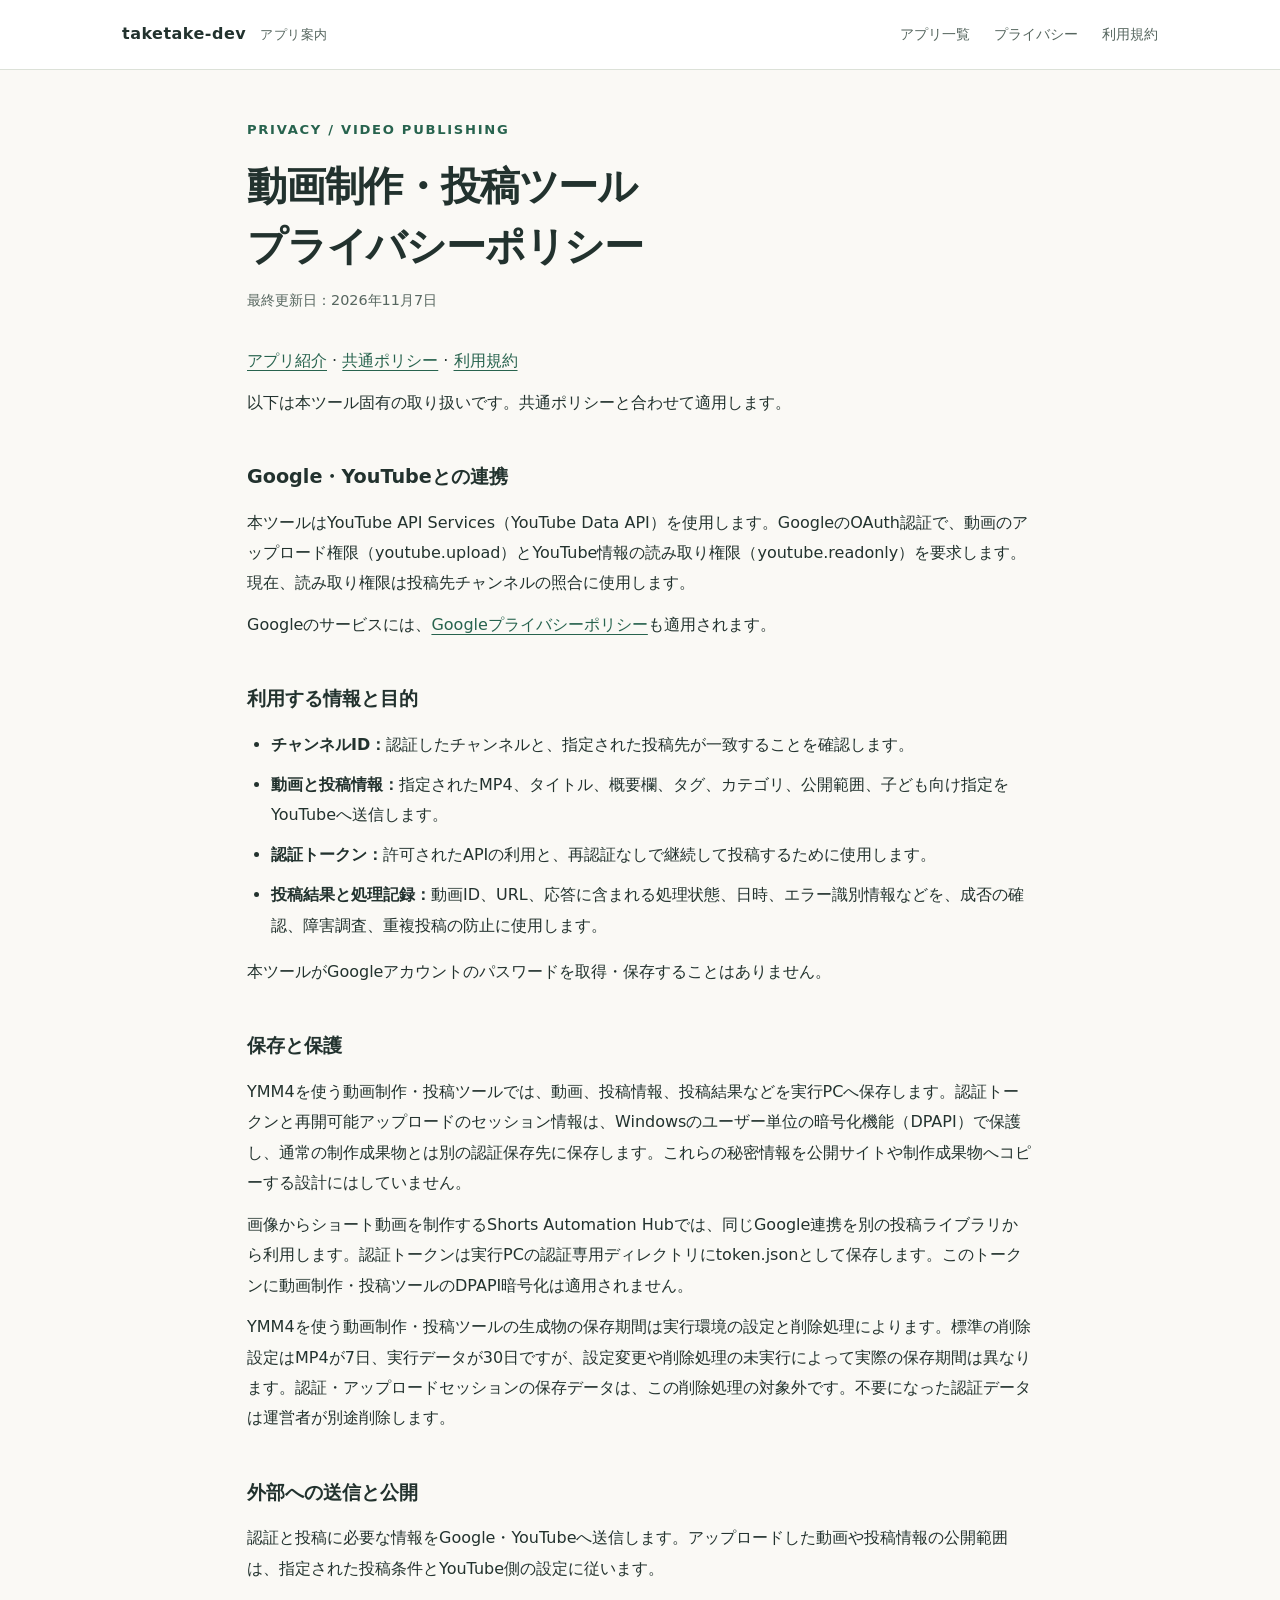
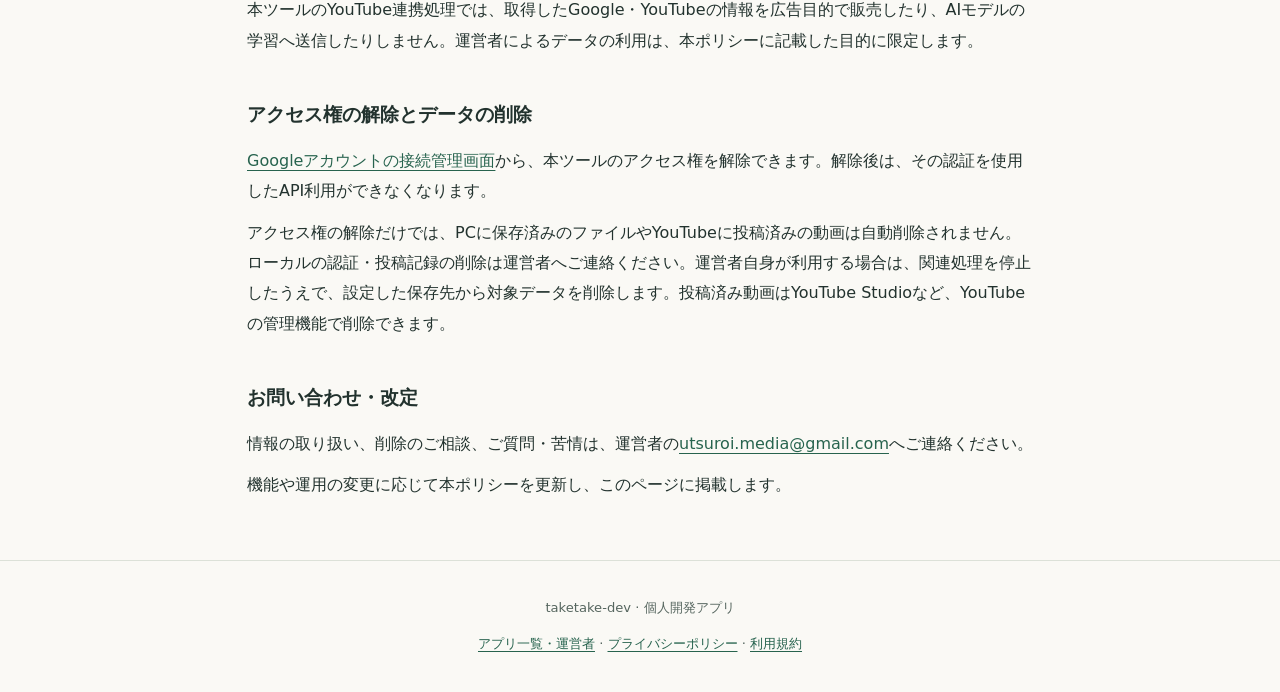
<file: apps/video-publishing/privacy.html>
<!doctype html>
<html lang="ja">
<head>
  <meta charset="utf-8">
  <meta name="viewport" content="width=device-width, initial-scale=1">
  <meta name="description" content="YouTube権限、送信データ、DPAPI保護、保存期間、削除方法を説明します。">
  <title>動画制作・投稿ツールのプライバシーポリシー | taketake-dev アプリ案内</title>
  <link rel="stylesheet" href="../../styles.css">
</head>
<body>
  <a class="skip-link" href="#main">本文へ移動</a>
  <header class="site-header"><div class="header-inner">
    <a class="brand" href="../../index.html">taketake-dev <span>アプリ案内</span></a>
    <nav aria-label="メインナビゲーション"><a href="../../index.html">アプリ一覧</a><a href="../../privacy.html">プライバシー</a><a href="../../terms.html">利用規約</a></nav>
  </div></header>
  <main id="main" class="document">
<p class="eyebrow">PRIVACY / VIDEO PUBLISHING</p><h1>動画制作・投稿ツール<br>プライバシーポリシー</h1><p class="updated">最終更新日：<time datetime="2026-11-07">2026年11月7日</time></p><p><a href="./">アプリ紹介</a> · <a href="../../privacy.html">共通ポリシー</a> · <a href="../../terms.html">利用規約</a></p><p>以下は本ツール固有の取り扱いです。共通ポリシーと合わせて適用します。</p>    <section><h2>Google・YouTubeとの連携</h2>
      <p>本ツールはYouTube API Services（YouTube Data API）を使用します。GoogleのOAuth認証で、動画のアップロード権限（youtube.upload）とYouTube情報の読み取り権限（youtube.readonly）を要求します。現在、読み取り権限は投稿先チャンネルの照合に使用します。</p>
      <p>Googleのサービスには、<a href="https://policies.google.com/privacy">Googleプライバシーポリシー</a>も適用されます。</p>
    </section>
    <section><h2>利用する情報と目的</h2>
      <ul>
        <li><strong>チャンネルID：</strong>認証したチャンネルと、指定された投稿先が一致することを確認します。</li>
        <li><strong>動画と投稿情報：</strong>指定されたMP4、タイトル、概要欄、タグ、カテゴリ、公開範囲、子ども向け指定をYouTubeへ送信します。</li>
        <li><strong>認証トークン：</strong>許可されたAPIの利用と、再認証なしで継続して投稿するために使用します。</li>
        <li><strong>投稿結果と処理記録：</strong>動画ID、URL、応答に含まれる処理状態、日時、エラー識別情報などを、成否の確認、障害調査、重複投稿の防止に使用します。</li>
      </ul>
      <p>本ツールがGoogleアカウントのパスワードを取得・保存することはありません。</p>
    </section>
    <section><h2>保存と保護</h2>
      <p>YMM4を使う動画制作・投稿ツールでは、動画、投稿情報、投稿結果などを実行PCへ保存します。認証トークンと再開可能アップロードのセッション情報は、Windowsのユーザー単位の暗号化機能（DPAPI）で保護し、通常の制作成果物とは別の認証保存先に保存します。これらの秘密情報を公開サイトや制作成果物へコピーする設計にはしていません。</p>
      <p>画像からショート動画を制作するShorts Automation Hubでは、同じGoogle連携を別の投稿ライブラリから利用します。認証トークンは実行PCの認証専用ディレクトリにtoken.jsonとして保存します。このトークンに動画制作・投稿ツールのDPAPI暗号化は適用されません。</p>
      <p>YMM4を使う動画制作・投稿ツールの生成物の保存期間は実行環境の設定と削除処理によります。標準の削除設定はMP4が7日、実行データが30日ですが、設定変更や削除処理の未実行によって実際の保存期間は異なります。認証・アップロードセッションの保存データは、この削除処理の対象外です。不要になった認証データは運営者が別途削除します。</p>
    </section>
    <section><h2>外部への送信と公開</h2>
      <p>認証と投稿に必要な情報をGoogle・YouTubeへ送信します。アップロードした動画や投稿情報の公開範囲は、指定された投稿条件とYouTube側の設定に従います。</p>
      <p>本ツールのYouTube連携処理では、取得したGoogle・YouTubeの情報を広告目的で販売したり、AIモデルの学習へ送信したりしません。運営者によるデータの利用は、本ポリシーに記載した目的に限定します。</p>
    </section>
    <section><h2>アクセス権の解除とデータの削除</h2>
      <p><a href="https://myaccount.google.com/connections">Googleアカウントの接続管理画面</a>から、本ツールのアクセス権を解除できます。解除後は、その認証を使用したAPI利用ができなくなります。</p>
      <p>アクセス権の解除だけでは、PCに保存済みのファイルやYouTubeに投稿済みの動画は自動削除されません。ローカルの認証・投稿記録の削除は運営者へご連絡ください。運営者自身が利用する場合は、関連処理を停止したうえで、設定した保存先から対象データを削除します。投稿済み動画はYouTube Studioなど、YouTubeの管理機能で削除できます。</p>
    </section>
<section><h2>お問い合わせ・改定</h2>
      <p>情報の取り扱い、削除のご相談、ご質問・苦情は、運営者の<a href="mailto:utsuroi.media@gmail.com">utsuroi.media@gmail.com</a>へご連絡ください。</p>
      <p>機能や運用の変更に応じて本ポリシーを更新し、このページに掲載します。</p>
    </section>

  </main>
  <footer><p>taketake-dev · 個人開発アプリ</p><p><a href="../../index.html">アプリ一覧・運営者</a> · <a href="../../privacy.html">プライバシーポリシー</a> · <a href="../../terms.html">利用規約</a></p></footer>
</body>
</html>
</file>
<file: styles.css>
:root { color-scheme: light; --ink: #22322e; --muted: #56665f; --accent: #27634e; --paper: #faf9f5; --line: #dce1d8; }
* { box-sizing: border-box; }
body { margin: 0; background: var(--paper); color: var(--ink); font-family: system-ui, -apple-system, "Segoe UI", "Noto Sans JP", sans-serif; line-height: 1.9; overflow-wrap: anywhere; }
a { color: var(--accent); text-underline-offset: .22em; }
a:hover { text-decoration-thickness: 2px; }
a:focus-visible { outline: 3px solid var(--accent); outline-offset: 5px; border-radius: 2px; }
.skip-link { position: absolute; left: 1rem; top: -6rem; background: white; padding: .6rem 1rem; z-index: 10; }
.skip-link:focus { top: .5rem; }
.site-header { border-bottom: 1px solid var(--line); background: #fff; }
.header-inner { max-width: 1100px; margin: auto; padding: 1.2rem 2rem; display: flex; align-items: center; justify-content: space-between; gap: 1rem 2rem; flex-wrap: wrap; }
.brand { color: var(--ink); font-weight: 750; text-decoration: none; letter-spacing: .03em; }
nav { display: flex; flex-wrap: wrap; gap: .5rem 1.5rem; font-size: .9rem; }
nav a { color: var(--muted); text-decoration: none; }
nav a[aria-current="page"] { color: var(--accent); text-decoration: underline; font-weight: 700; }
main { max-width: 1040px; margin: auto; padding: 0 2rem 3rem; }
.hero { padding: 4.5rem 0 3rem; max-width: 790px; }
.eyebrow { color: var(--accent); font-size: .82rem; font-weight: 700; letter-spacing: .13em; margin: 0 0 .8rem; }
h1, h2, h3 { line-height: 1.5; text-wrap: pretty; }
h1 { font-size: clamp(2rem, 5vw, 3.3rem); letter-spacing: -.03em; margin: 0 0 1.4rem; }
h2 { font-size: 1.4rem; margin: 0 0 1rem; }
h3 { font-size: 1.1rem; margin: .5rem 0; }
p { margin: .7rem 0; }
.lead { font-size: 1.18rem; }
main > section:not(.hero) { margin-top: 2.8rem; }
.cards { display: grid; grid-template-columns: repeat(3, 1fr); gap: 1rem; }
.card { background: #fff; padding: 1.5rem; border: 1px solid var(--line); border-radius: 10px; }
.card p { font-size: .95rem; color: var(--muted); }
.step { color: var(--accent); font-size: .8rem; font-weight: 700; letter-spacing: .08em; }
.contact { border-top: 1px solid var(--line); padding-top: 2rem; }
.document { max-width: 850px; padding-top: 3rem; }
.document h1 { font-size: clamp(1.9rem, 4vw, 2.5rem); margin-bottom: .7rem; }
.updated { color: var(--muted); font-size: .9rem; margin-bottom: 2rem; }
.document section { margin-top: 2.2rem; }
.document h2 { font-size: 1.2rem; }
ul { padding-left: 1.5rem; }
li + li { margin-top: .6rem; }
footer { border-top: 1px solid var(--line); padding: 1.5rem 2rem; font-size: .82rem; color: var(--muted); text-align: center; }
@media (max-width: 680px) { .header-inner { padding: 1rem 1.25rem; } main { padding-left: 1.25rem; padding-right: 1.25rem; } .hero { padding-top: 3rem; } .cards { grid-template-columns: 1fr; } .document { padding-top: 2rem; } }

.brand span { font-size: .8rem; font-weight: 500; margin-left: .5rem; color: var(--muted); }
.hero { max-width: 850px; }
.hero h1 { font-size: clamp(2rem, 4.6vw, 3.2rem); }
.section-heading { display: flex; align-items: baseline; justify-content: space-between; gap: 1rem; }
.section-heading span, .tag { color: var(--muted); font-size: .8rem; letter-spacing: .05em; }
.app-cards .card { padding: 2rem; border-radius: 4px; border-top: 3px solid var(--accent); }
.app-cards { grid-template-columns: repeat(2, 1fr); }
.app-cards h3 { font-size: 1.35rem; }
.app-cards h3 a { color: var(--ink); text-decoration: none; }
.card-links { border-top: 1px solid var(--line); padding-top: 1rem; margin-top: 1.4rem; display: flex; flex-wrap: wrap; gap: .5rem 1.3rem; font-size: .88rem; }
.principle-grid { display: grid; grid-template-columns: 1fr 1fr; gap: 2rem; border-block: 1px solid var(--line); padding-block: 2rem; }
.notice { padding: 1.25rem 1.5rem; border-left: 4px solid var(--accent); background: #edf2eb; margin-block: 1.5rem; }
.notice p { font-size: .95rem; }
.data-list dt { font-weight: 700; margin-top: 1.3rem; }
.data-list dd { margin: .4rem 0 0; }
code { font-size: .9em; padding: .1em .25em; background: #eaf0e8; border-radius: 3px; overflow-wrap: anywhere; }
.flow li { padding-left: .5rem; }
.flow p { color: var(--muted); }
@media (max-width: 680px) { .principle-grid, .app-cards { grid-template-columns: 1fr; gap: .5rem; } .app-cards .card { padding: 1.4rem; } .brand span { margin-left: .25rem; } }
</file>
